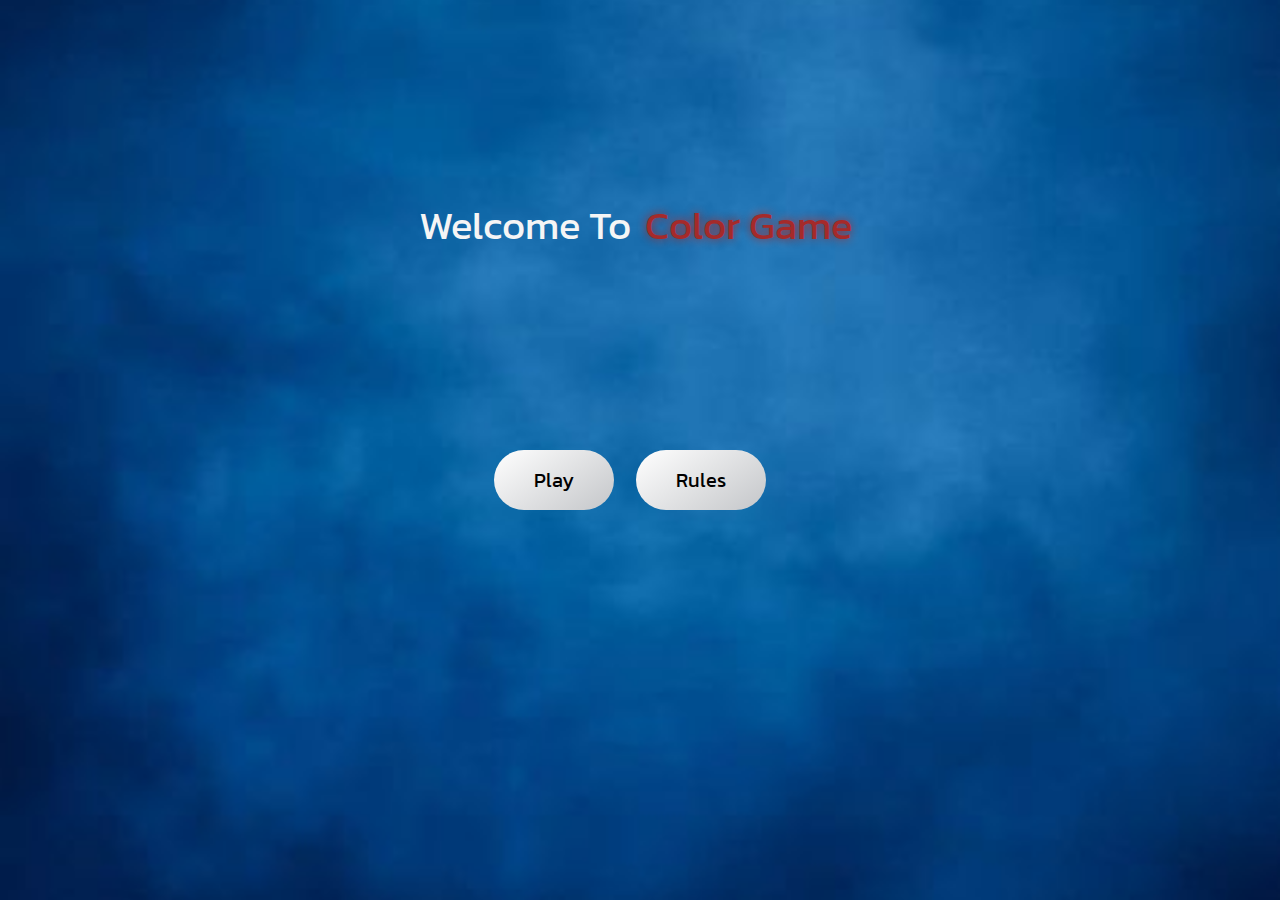
<file: index.html>
<!DOCTYPE html>
<html lang="en">
<head>
    <meta charset="UTF-8">
    <meta name="viewport" content="width=device-width, initial-scale=1.0">
    <title>Color Game</title>
    
    <link rel="stylesheet" href="style.css">
</head>
<body>

    <!-- Banner Section -->
    <section class="banner">
        <div class="wrapper">
            <span class="text first-text">Welcome To</span>
            <span class="text sec-text">Color Game</span>
        </div>
    </section>

   <!-- Play Button -->
   <section class="play-section">
    <a href="game.html"> <button class="neu">Play</button></a>
    <a href="rules.html"> <button class="neu">Rules</button></a>
    </section>

    

    <script src="index.js"></script>
</body>
</html>
</file>
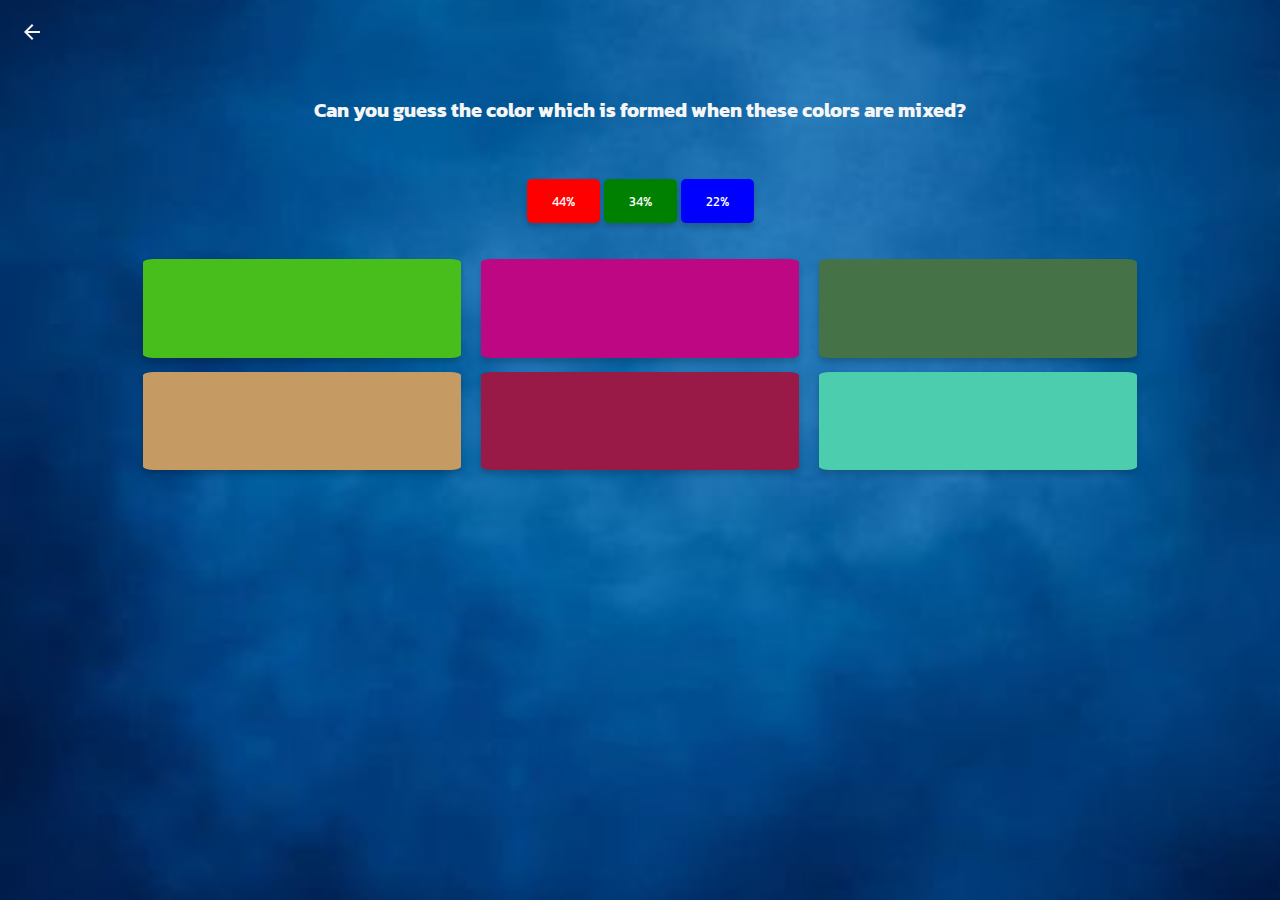
<file: game.html>
<!DOCTYPE html>
<html lang="en">

<head>
    <meta charset="UTF-8">
    <meta name="viewport" content="width=device-width, initial-scale=1.0">
    <title>Color Game</title>
    <link rel="stylesheet" href="style.css">
</head>

<body>
    <!-- Back Toggle Button -->
    <a href="index.html">
        <div class="back">
            <svg xmlns="http://www.w3.org/2000/svg" height="24px" viewBox="0 -960 960 960" width="24px" fill="#5f6368">
                <path d="m313-440 224 224-57 56-320-320 320-320 57 56-224 224h487v80H313Z" />
            </svg>
        </div>
    </a>
    <section class="game">
        <div data-testid="colorBox" class="container">
            <div class="row">
                <div class="col-lg-12">
                </div>
                <section align="center">
                    <p data-testid="gameInstructions" class="color-box animated" align="center">
                        Can you guess the color which is formed when these colors are mixed?
                    </p> <br>
                    <div data-testid="score" class="colour-box" align="center">
                        <button class="red">
                            <p><strong><span id="r"></span>%</strong></p>
                        </button>
                        <button class="green">
                            <p><strong><span id="g"></span>%</strong></p>
                        </button>
                        <button class="blue">
                            <p><strong><span id="b"></span>%</strong></p>
                        </button>
                    </div>

                </section>

            </div>

        </div> <br>
        <div data-testid="newGameButton" class="container button-container" align="center">
            <button class="button btn-success flip animated hide" type="reset" id="reset"
                onclick="window.location.reload()">
                START AGAIN
            </button>
        </div>
        <div data-testid="gameStatus" class="message"><samp>
                <h2 class="text"></h2>
            </samp></div>
        <div data-testid="colorOption" class="square-container">
            <div class="square"></div>
            <div class="square"></div>
            <div class="square"></div>
            <div class="square"></div>
            <div class="square"></div>
            <div class="square"></div>
        </div>

        </div>
    </section>
    <script src="index.js"></script>
</body>

</html>
</file>
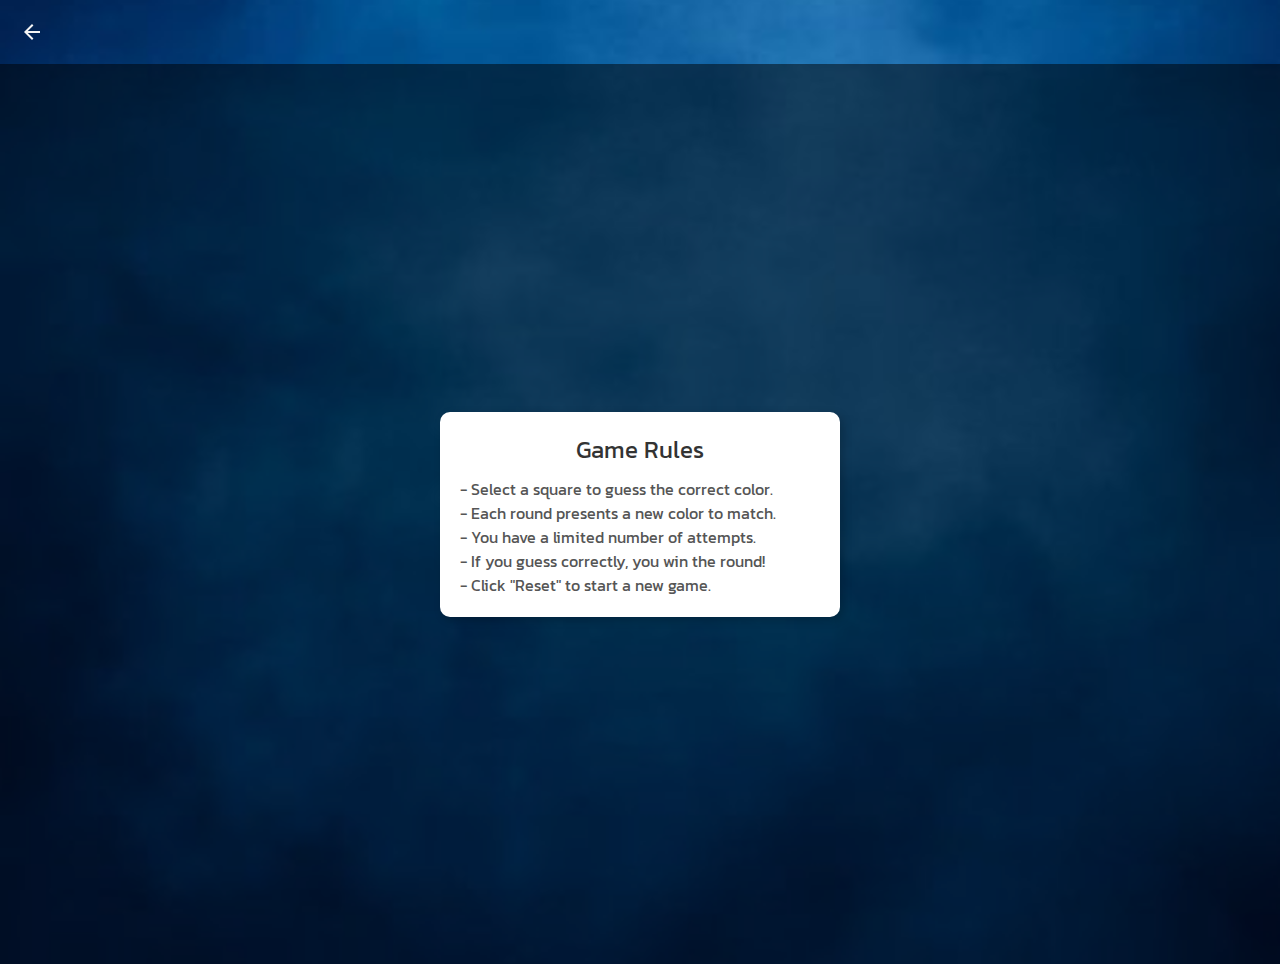
<file: rules.html>
<!DOCTYPE html>
<html lang="en">
<head>
    <meta charset="UTF-8">
    <meta name="viewport" content="width=device-width, initial-scale=1.0">
    <title>Game Rules</title>
    <link rel="stylesheet" href="style.css">
</head>
<body>

   <!-- Back Toggle Button -->
   <a href="index.html">
    <div class="back">
        <svg xmlns="http://www.w3.org/2000/svg" height="24px" viewBox="0 -960 960 960" width="24px" fill="#5f6368">
            <path d="m313-440 224 224-57 56-320-320 320-320 57 56-224 224h487v80H313Z"/>
        </svg>
    </div>
</a>

<!-- Modal -->
<div id="rulesModal" class="modal">
    <div class="modal-content">
        <h2>Game Rules</h2>
        <p>
            - Select a square to guess the correct color.<br>
            - Each round presents a new color to match.<br>
            - You have a limited number of attempts.<br>
            - If you guess correctly, you win the round!<br>
            - Click "Reset" to start a new game.<br>
        </p>
    </div>
</div>

</body>
</html>
</file>
<file: style.css>
@import url('https://fonts.googleapis.com/css2?family=Kanit:ital,wght@0,100;0,200;0,300;0,400;0,500;0,600;0,700;0,800;0,900;1,100;1,200;1,300;1,400;1,500;1,600;1,700;1,800;1,900&display=swap');

* {
    margin: 0;
    padding: 0;
    box-sizing: border-box;
    font-family: "Kanit", serif;
  font-weight: 400;
  font-style: normal;
}

body {
    /* Desktop */
    background-image: url(image/Premium\ Photo\ _\ Photo\ background\,\ background\ for\ photo\ shoot\,\ blue\ color\ background\,\ portrait\ backdrop.jpg);
    background-size: cover;
    /* Ensures the image covers the full body area */
    background-position: center center;
    /* Centers the image */
    background-repeat: no-repeat;
    /* Ensures the image doesn't repeat */
    height: 100vh;
    /* Full viewport height */
    margin: 0;
    /* Remove any default margin */
    padding: 0;
    font-family: "Kanit", serif;
    font-weight: 400;
  font-style: normal;
}

@media (max-width: 768px) {
    body {

        background-position: top center;
        /* Adjust positioning */
    }
}

/* Mobile */
@media (max-width: 480px) {
    body {
        background-position: top center;
    }
}


.banner {
    display: flex;
    justify-content: center;
    align-items: center;
    min-height: 50vh;
    /* Uncommented for proper centering */
}

.wrapper .first-text {
    font-size: 40px;
    color: whitesmoke;
    font-weight: 500px;
}

.wrapper .sec-text {
    font-size: 40px;
    font-weight: 500px;
    padding: 10px;
    color: brown;
    text-shadow: 0 0 10px brown;
    position: relative;
    overflow: hidden;
    white-space: nowrap;
    top: 0;
    animation: colorful 6s infinite;
}

@keyframes colorful {
    100% {
        filter: hue-rotate(360deg);
    }
}

.wrapper .sec-text::before {
    content: "";
    position: absolute;
    left: 0;
    animation: typing 1.5s steps(20) infinite alternate;
}

@keyframes typing {
    100% {
        left: 100%;
        margin: 0 -35px 0 35px;
    }
}
.wrapper{
    text-align: center;
}


.neu {
    background: linear-gradient(145deg, #fff, #c4c6c9);
    border-radius: 10%;
    color: black;
    /* White text */
    font-size: 20px;
    padding: 15px 40px;
    border: none;
    border-radius: 30px;
    cursor: pointer;
    transition: background 0.3s ease-in-out, transform 0.2s;
    margin: 0 9px;

}

.play-section {
    text-align: center;
}

/*game*/
.game {
    width: 100%;
    text-align: center;
    min-height: 70vh;
}

.back {
    display: flex;
    justify-content: left;
    padding: 20px;

}

.back svg {
    fill: whitesmoke;
}

/* Style for the color box */
.color-box {
    color: whitesmoke;
    width: 100%;
    padding: 3%;
    font-size: 20px;
}

/* Centered Bold Text */
.game p {
    font-weight: bold;
    text-align: center;
}


/* Center the button container */
.button-container {
    display: flex;
    justify-content: center;
    margin-top: 20px;
}

/* Styled Button */

.game button {
    background: red;
    color: white;
    font-weight: bold;
    padding: 12px 25px;
    border: none;
    border-radius: 5px;
    cursor: pointer;
    transition: background 0.3s ease-in-out, transform 0.2s;
    box-shadow: 0px 4px 6px rgba(0, 0, 0, 0.2);
}

.green {
    background-color: green !important;
}

.blue {
    background-color: blue !important;
}



.game button:hover {
    background: darkred;
    transform: scale(1.05);
}

/* Center the square container */
.square-container {
    display: grid;
    grid-template-columns: auto auto auto;
    gap: 10px;
    padding: 10px;
    width: 80%;
    margin: 0 auto;
    /* place-items: center; Centers items properly */
}

/* Style for squares */
.square {
    /* width: 200px; */
    /* height: 100px; */
    padding: 15%;
    margin: 2px 5px;
    background-color: purple;
    border-radius: 3.5%;
    /* display: flex; */
    /* justify-content: center; */
    /*align-items: center;*/
    color: white;
    font-size: 18px;
    /*font-weight: bold;*/
    cursor: pointer;
    transition: background 0.3s ease-in-out, transform 0.2s;
    box-shadow: 0px 4px 6px rgba(0, 0, 0, 0.2);
}

/* Hover Effect */
.square:hover {
    background-color: darkviolet;
    /* Change color on hover */
    transform: scale(1.1);
    /* Slightly increase size */
    box-shadow: 0px 6px 12px rgba(0, 0, 0, 0.3);
    /* Stronger shadow */
}


/* Responsive container */
.container {
    margin: 0 auto;
    max-width: 80%;
    width: 90%;
    /* Makes it responsive */
    text-align: center;
}

/* Message Centering */
.message {
    text-align: center;
    font-weight: bold;
}

/* Border Fix */
.border {
    border: solid 0.5px grey;
}

/* Fix Hide Class */
.game .hide {
    display: none !important;
}

/* Modal Background */
.modal {
    width: 100%;
    height: 100%;
    background-color: rgba(0, 0, 0, 0.5);
    display: flex;
    justify-content: center;
    align-items: center;
}

/* Modal Content */
.modal-content {
    background: white;
    padding: 20px;
    width: 80%;
    max-width: 400px;
    border-radius: 10px;
    text-align: center;
    box-shadow: 3px 3px 10px rgba(0, 0, 0, 0.2);
    position: relative;
}


/* Heading */
.modal-content h2 {
    color: #333;
    font-size: 24px;
    margin-bottom: 10px;
}

/* Rules Text */
.modal-content p {
    font-size: 16px;
    color: #555;
    line-height: 1.5;
    text-align: left;
}
</file>
